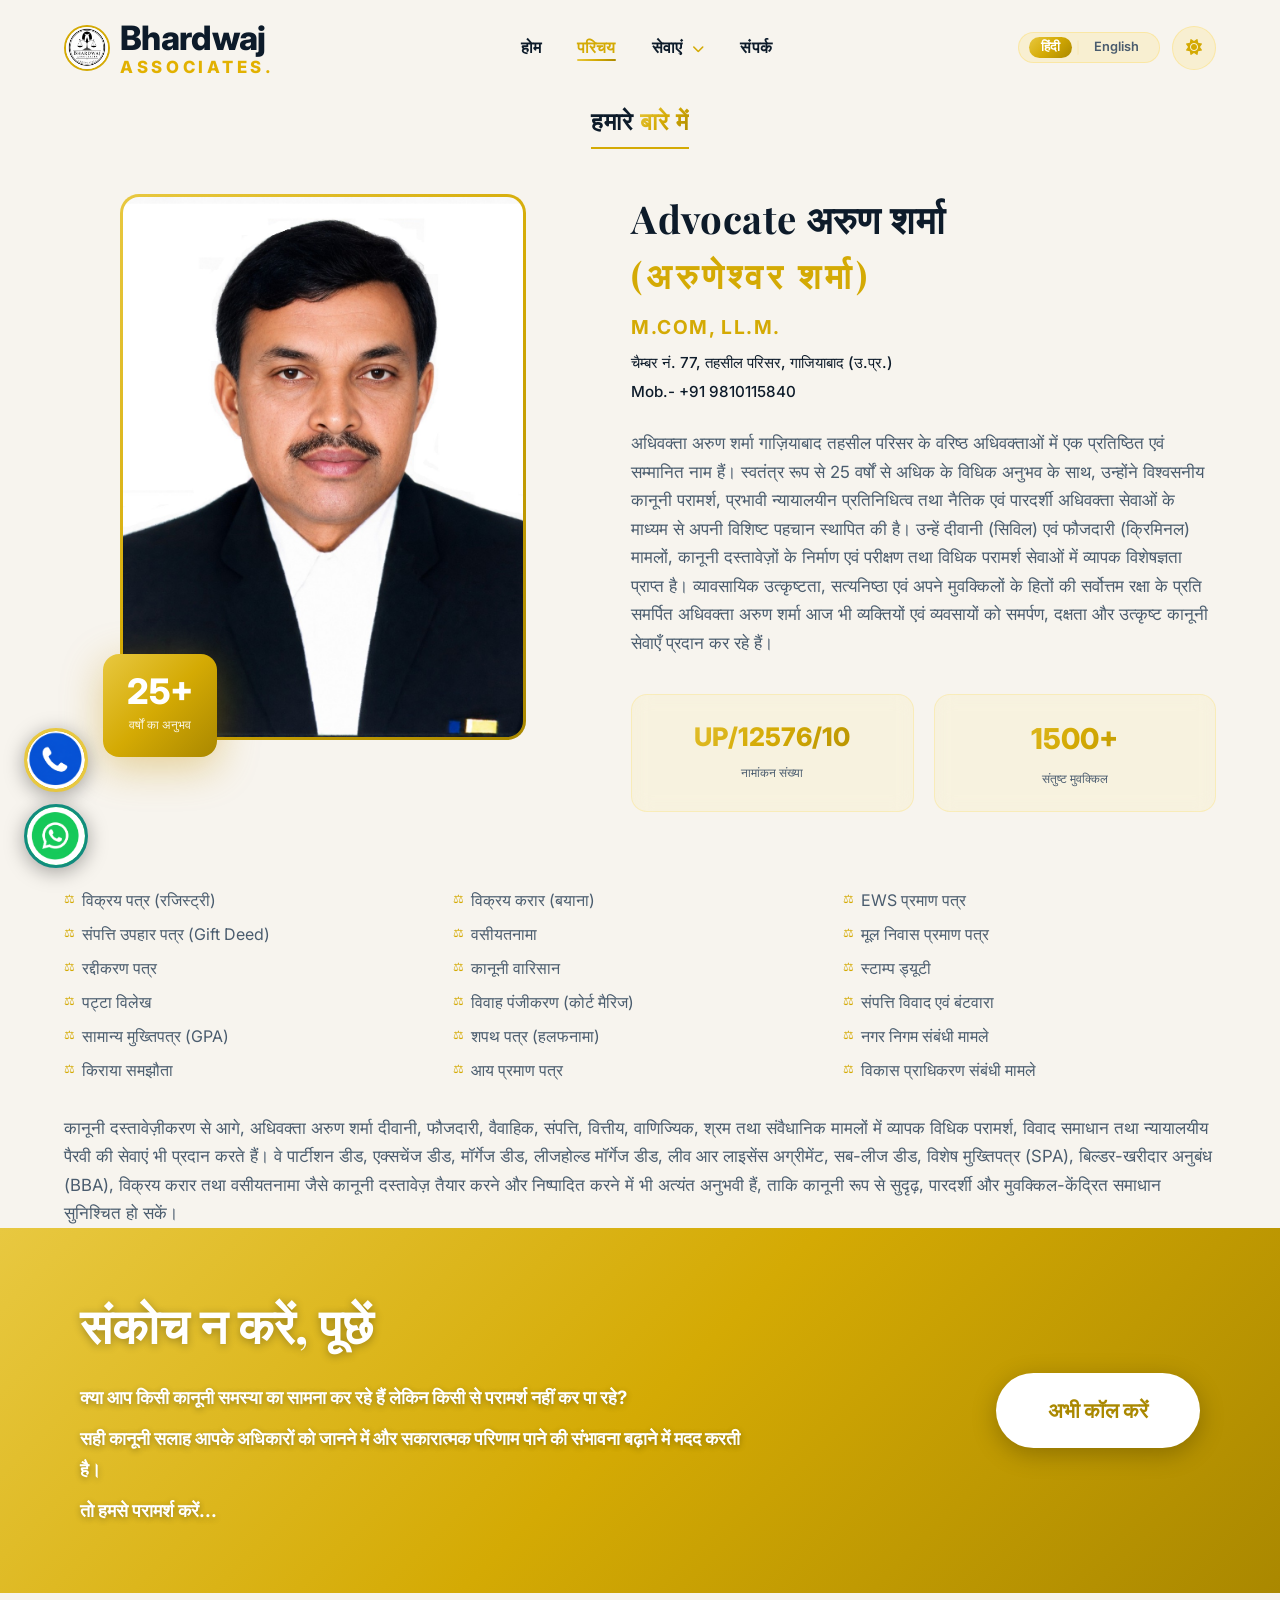
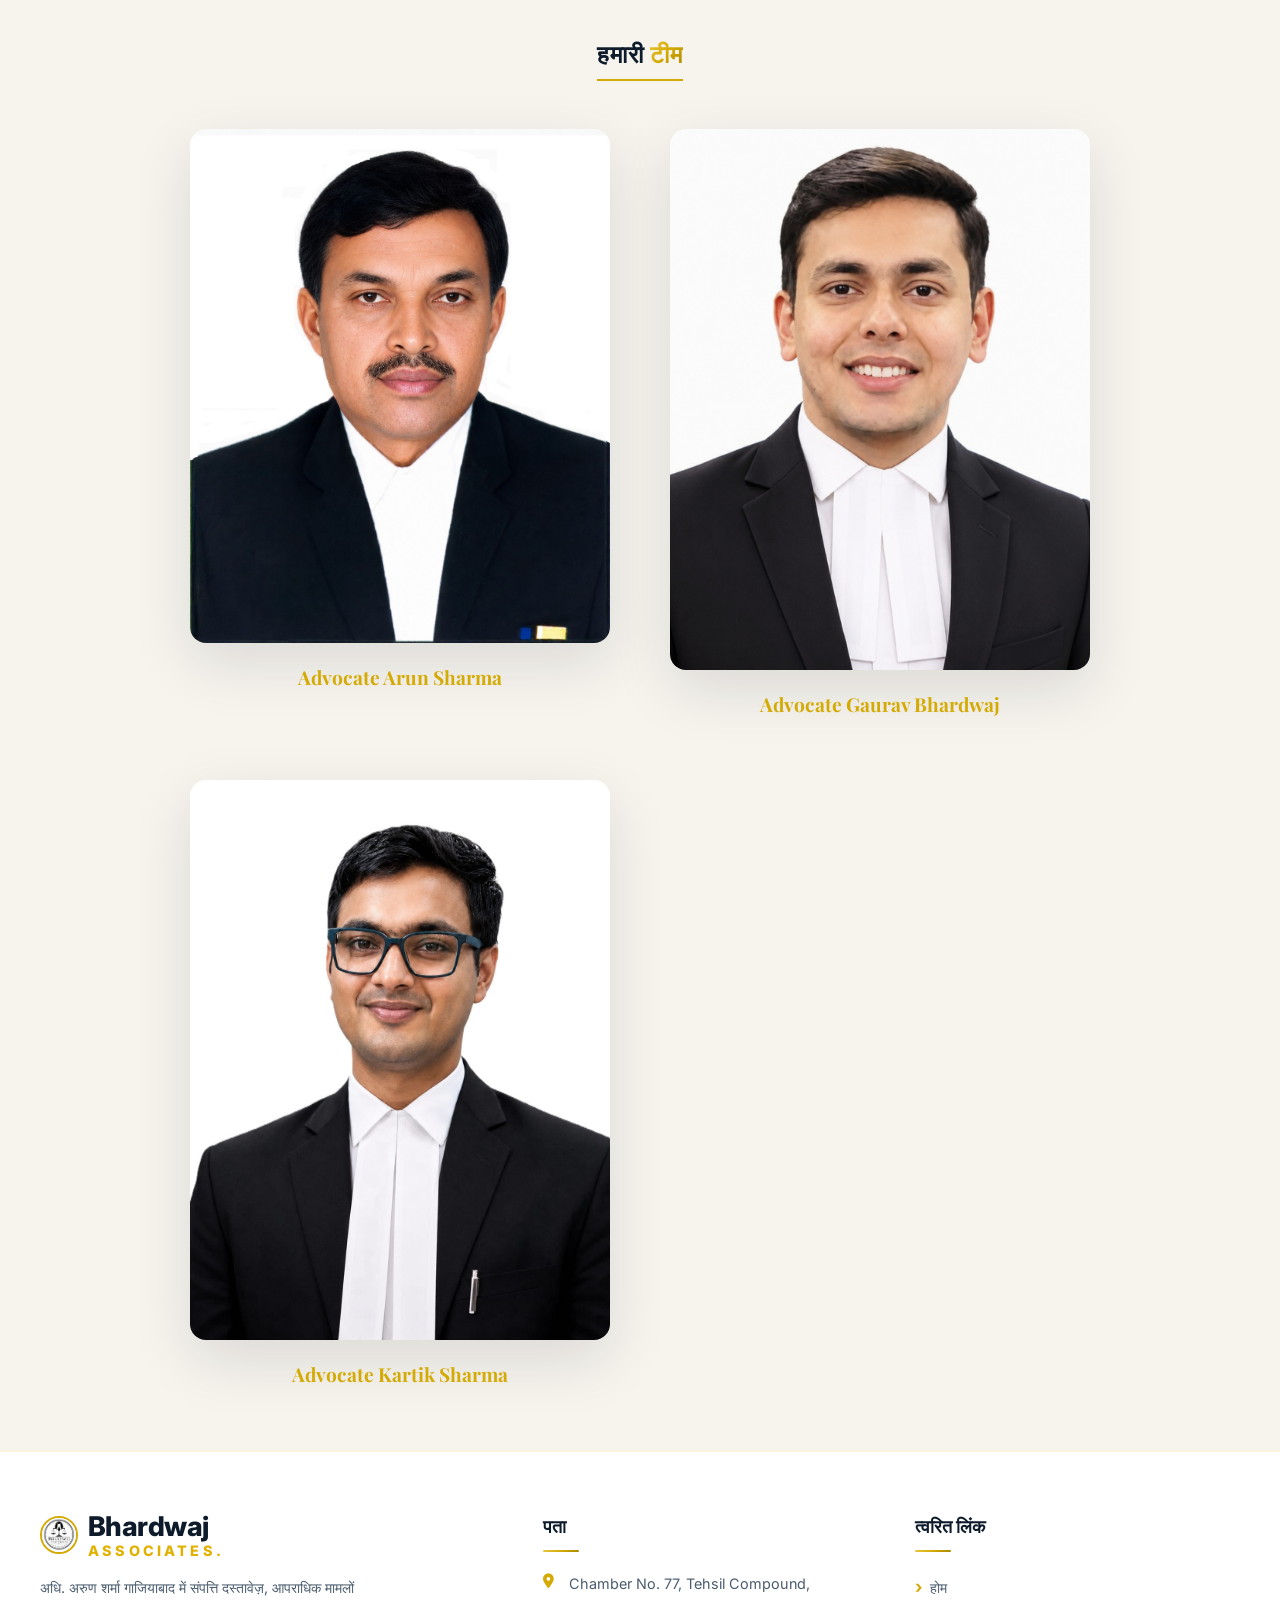
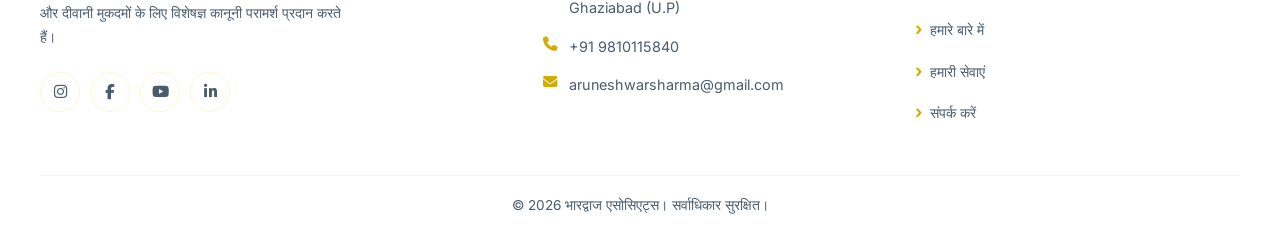
<file: about.html>
<!DOCTYPE html>
<html lang="hi" data-theme="dark">
<head>
  <meta charset="UTF-8" />
  <meta name="viewport" content="width=device-width, initial-scale=1.0" />
  <title data-i18n="about_page_title">Bhardwaj Associates – About</title>
  <link rel="stylesheet" href="css/style.css" />
  <link rel="preconnect" href="https://fonts.googleapis.com" />
  <link rel="preconnect" href="https://fonts.gstatic.com" crossorigin />
  <link href="https://fonts.googleapis.com/css2?family=Inter:wght@300;400;500;600;700;800&family=Playfair+Display:wght@400;700&display=swap" rel="stylesheet" />
  <link rel="stylesheet" href="https://cdnjs.cloudflare.com/ajax/libs/font-awesome/6.5.0/css/all.min.css" />
  <!-- Security headers -->
  <meta http-equiv="X-Content-Type-Options" content="nosniff" />
  <meta http-equiv="X-Frame-Options" content="DENY" />
  <meta http-equiv="Referrer-Policy" content="strict-origin-when-cross-origin" />
  <meta http-equiv="Permissions-Policy" content="camera=(), microphone=(), geolocation=()" />
  <meta name="robots" content="index, follow" />
</head>
<body id="top">

  <!-- ─── Navigation ─── -->
  <nav class="navbar" id="navbar">
    <div class="nav-container">
      <a href="index.html" class="nav-logo">
        <img src="images/logo.png" alt="Bhardwaj Associates Logo" class="logo-img" />
        <span class="logo-text">Bhardwaj<span class="logo-sub">Associates.</span></span>
      </a>
      <ul class="nav-links" id="navLinks">
        <li><a href="index.html" data-i18n="nav_home">होम</a></li>
        <li><a href="about.html" class="active" data-i18n="nav_about">परिचय</a></li>
        <li class="nav-dropdown">
          <a href="services.html" class="dropdown-toggle"><span data-i18n="nav_services">सेवाएं</span> <i class="fas fa-chevron-down dropdown-arrow"></i></a>
          <ul class="dropdown-menu">
            <li><a href="services.html" data-i18n="dd_sale_deed">Sale Deed (Registry)</a></li>
            <li><a href="services.html" data-i18n="dd_gpa">Power of Attorney (GPA)</a></li>
            <li><a href="services.html" data-i18n="dd_wills">Wills (Wasiyatnama)</a></li>
            <li><a href="services.html" data-i18n="dd_rent">Rent Agreement</a></li>
            <li><a href="services.html" data-i18n="dd_court_marriage">Court Marriage</a></li>
            <li><a href="services.html" data-i18n="dd_agree_sale">Agreement of Sale</a></li>
          </ul>
        </li>
        <li><a href="index.html#contact" data-i18n="nav_contact">संपर्क</a></li>
      </ul>
      <div class="nav-actions">
        <div class="lang-switcher">
          <button class="lang-btn active" data-lang="hi">हिंदी</button>
          <span class="lang-sep">|</span>
          <button class="lang-btn" data-lang="en">English</button>
        </div>
        <button class="theme-toggle" id="themeToggle" aria-label="Toggle theme">
          <span class="theme-icon theme-icon-dark"><i class="fas fa-moon"></i></span>
          <span class="theme-icon theme-icon-light"><i class="fas fa-sun"></i></span>
        </button>
        <button class="hamburger" id="hamburger" aria-label="Toggle menu">
          <span></span><span></span><span></span>
        </button>
      </div>
    </div>
  </nav>

  <!-- ─── About ─── -->
  <section class="about section" id="about">
    <div class="container">
      <div class="section-header reveal" style="margin-bottom:48px;">
        <h2 style="font-family:'Playfair Display',serif;font-size:1.5rem;font-weight:700;color:var(--text-primary);display:inline-block;border-bottom:2px solid var(--accent-1);padding-bottom:6px;letter-spacing:.04em;"><span data-i18n="about_us_title">About</span> <span class="gradient-text" data-i18n="about_us_title2">Us</span></h2>
      </div>
      <div class="about-grid">
        <div class="about-image reveal" style="display:flex; justify-content:center; align-self:flex-start;">
          <div class="image-frame" style="width:400px; margin-left:30px;">
            <img src="images/aruneshwar.jpeg" alt="Arun Sharma"
                 style="height:540px; object-fit:cover; object-position:top center;"
                 onerror="this.src='https://placehold.co/400x540/111B2E/C9960A?text=Arun+Sharma'" />
            <div class="experience-badge">
              <span class="exp-num">25+</span>
              <span class="exp-text" data-i18n="exp_text">वर्षों का अनुभव</span>
            </div>
          </div>
        </div>
        <div class="about-content reveal">
          <div style="margin-bottom:24px;">
            <h2 class="profile-name" style="font-size:clamp(1.6rem,3vw,2.4rem);margin-bottom:6px;" data-i18n="profile_name">
              Advocate Arun Sharma
            </h2>
            <p class="profile-advocate" data-i18n="profile_alias">(Aruneshwar Sharma)</p>
            <p class="profile-credentials" style="margin-bottom:0;" data-i18n="profile_credentials">M.Com, LL.M.</p>
            <p style="color:var(--text-primary);font-size:.95rem;font-weight:500;margin-top:6px;" data-i18n="profile_chamber">Chamber No. 77, Tehsil Compound, Ghaziabad (U.P)</p>
            <p style="color:var(--text-primary);font-size:.95rem;font-weight:500;margin-top:4px;">Mob.- +91 9810115840</p>
          </div>
          <p class="about-bio" data-i18n="about_bio">Advocate Arun Sharma is a highly respected legal professional and a well-recognized name among the senior advocates practicing in the Ghaziabad Tehsil Compound. With over 25 years of independent legal practice, he has built a strong reputation for providing reliable legal advice, strategic representation, and ethical advocacy. His expertise spans civil and criminal matters, legal documentation, and consultancy services. Committed to professionalism, integrity, and achieving the best possible outcomes for his clients, Advocate Arun Sharma continues to serve individuals and businesses with dedication and excellence.</p>
          <div class="about-stats">
            <div class="stat-card">
              <span class="stat-value" style="font-size:1.6rem;">UP/12576/10</span>
              <span class="stat-label" data-i18n="stat_projects">Enrollment No.</span>
            </div>
            <div class="stat-card">
              <span class="stat-value">1500+</span>
              <span class="stat-label" data-i18n="stat_clients">Happy Clients</span>
            </div>
          </div>
        </div>
      </div>

      <!-- Services 3-column list — full container width -->
      <div class="about-services-grid" style="margin-top:40px;">
        <ul class="about-services-col">
          <li data-i18n="svc_sale_deed">Sale Deed (Registry)</li>
          <li data-i18n="svc_gift_deed">Gift of Property (Gift Deed)</li>
          <li data-i18n="svc_cancel_deed">Cancellation Deed</li>
          <li data-i18n="svc_lease_deed">Lease Deed</li>
          <li data-i18n="svc_gpa">General Power of Attorney (GPA)</li>
          <li data-i18n="svc_rent">Rent Agreement</li>
        </ul>
        <ul class="about-services-col">
          <li data-i18n="svc_agree_sell">Agreements to Sell (बयाना)</li>
          <li data-i18n="svc_wills">Wills (वसीयतनामा)</li>
          <li data-i18n="svc_heirs">Legal Heirs (वारिसान)</li>
          <li data-i18n="svc_marriage">Marriage Registration (Court Marriage)</li>
          <li data-i18n="svc_affidavit">Affidavits</li>
          <li data-i18n="svc_income">Income Certificate</li>
        </ul>
        <ul class="about-services-col">
          <li data-i18n="svc_ews">EWS Certificates</li>
          <li data-i18n="svc_domicile">Domicile</li>
          <li data-i18n="svc_stamp">Stamp Duty</li>
          <li data-i18n="svc_property_disp">Property Disputes &amp; Partition</li>
          <li data-i18n="svc_municipal">Municipal Corporation Matters</li>
          <li data-i18n="svc_devauth">Development Authority Matters</li>
        </ul>
      </div>

      <p class="about-bio" style="margin-top:32px;margin-bottom:0;" data-i18n="about_extra">Beyond legal documentation, Advocate Arun Sharma provides comprehensive legal consultation, dispute resolution, and courtroom representation across civil, criminal, matrimonial, property, financial, commercial, labour, and constitutional matters. He is also highly experienced in drafting and executing legal documents such as Partition Deeds, Exchange Deeds, Mortgage Deeds, Leasehold Mortgage Deeds, Leave &amp; License Agreements, Sub-Lease Deeds, Special Power of Attorney (SPA), Builder-Buyer Agreements (BBA), Agreements to Sell, and Wills, ensuring legally sound, transparent, and client-focused solutions.</p>

    </div>
  </section>

  <!-- ─── CTA Banner ─── -->
  <section class="cta-banner">
    <div class="cta-banner-inner">
      <div class="cta-banner-text">
        <h2 data-i18n="cta_heading">Don't Hesitate To Ask</h2>
        <p data-i18n="cta_line1">Are You Facing Any Legal Problem But Can't Consult to Anyone?</p>
        <p data-i18n="cta_line2">Getting the right legal advice is important because it helps you know your rights and gives you a better chance of a positive outcome.</p>
        <p data-i18n="cta_line3">Then Consult Us...</p>
      </div>
      <a href="tel:+919810115840" class="cta-call-btn" data-i18n="cta_btn">Call Now</a>
    </div>
  </section>

  <!-- ─── Our Team ─── -->
  <section class="section" style="padding-top:40px; padding-bottom:60px;">
    <div class="container">
      <div class="section-header reveal" style="margin-bottom:48px;">
        <h2 style="font-family:'Playfair Display',serif;font-size:1.5rem;font-weight:700;color:var(--text-primary);display:inline-block;border-bottom:2px solid var(--accent-1);padding-bottom:6px;letter-spacing:.04em;"><span data-i18n="team_title">Our</span> <span class="gradient-text" data-i18n="team_title2">Team</span></h2>
      </div>
      <div class="team-grid reveal">
        <div class="team-card">
          <div class="team-photo">
            <img src="images/aruneshwar.jpeg" alt="Advocate Arun Sharma" />
          </div>
          <a href="#top" class="team-name">Advocate Arun Sharma</a>
        </div>
        <div class="team-card">
          <div class="team-photo">
            <img src="images/gaurav.jpeg" alt="Advocate Gaurav" />
          </div>
          <a href="#top" class="team-name">Advocate Gaurav Bhardwaj</a>
        </div>
        <div class="team-card">
          <div class="team-photo">
            <img src="images/KartikSharmaImage.jpg" alt="Advocate Kartik Sharma" />
          </div>
          <a href="#top" class="team-name">Advocate Kartik Sharma</a>
        </div>
      </div>
    </div>
  </section>

  <!-- ─── Footer ─── -->
  <footer class="footer">
    <div class="footer-grid">
      <div class="footer-brand">
        <a href="index.html" class="footer-logo">
          <img src="images/logo.png" alt="Bhardwaj Associates Logo" class="logo-img" />
          <span class="logo-text">Bhardwaj<span class="logo-sub">Associates.</span></span>
        </a>
        <p class="footer-desc" data-i18n="footer_desc">Adv. Arun Sharma provides expert legal consultation for property documents, criminal matters, and civil cases in Ghaziabad.</p>
        <div class="footer-social">
          <a href="about.html" class="footer-social-btn" aria-label="Instagram"><i class="fab fa-instagram"></i></a>
          <a href="about.html" class="footer-social-btn" aria-label="Facebook"><i class="fab fa-facebook-f"></i></a>
          <a href="about.html" class="footer-social-btn" aria-label="YouTube"><i class="fab fa-youtube"></i></a>
          <a href="about.html" class="footer-social-btn" aria-label="LinkedIn"><i class="fab fa-linkedin-in"></i></a>
        </div>
      </div>
      <div class="footer-info-col">
        <h4 class="footer-col-title" data-i18n="footer_address_title">Address</h4>
        <ul class="footer-contact-list">
          <li><i class="fas fa-map-marker-alt"></i><span>Chamber No. 77, Tehsil Compound, Ghaziabad (U.P)</span></li>
          <li><i class="fas fa-phone"></i><a href="tel:+919810115840">+91 9810115840</a></li>
          <li><i class="fas fa-envelope"></i><a href="mailto:aruneshwarsharma@gmail.com">aruneshwarsharma@gmail.com</a></li>
        </ul>
      </div>
      <div class="footer-links-col">
        <h4 class="footer-col-title" data-i18n="footer_quicklinks_title">Quick Links</h4>
        <ul class="footer-links-list">
          <li><a href="index.html" data-i18n="footer_nav_home">Home</a></li>
          <li><a href="about.html" data-i18n="footer_nav_about">About Us</a></li>
          <li><a href="services.html" data-i18n="footer_nav_services">Our Services</a></li>
          <li><a href="index.html#contact" data-i18n="footer_nav_contact">Contact Us</a></li>
        </ul>
      </div>
    </div>
    <div class="footer-bottom">
      <p data-i18n="footer_copy">© 2026 Bhardwaj Associates. All Rights Reserved.</p>
    </div>
  </footer>

  <!-- ─── Floating Contact Buttons ─── -->
  <div class="floating-contact">
    <a href="tel:+919810115840" class="float-btn float-phone" aria-label="Call us">
      <img src="images/phone-symbol.png" alt="Phone" />
    </a>
    <a href="https://wa.me/919810115840?text=Hi%2C%20I%20see%20your%20contact%20details%20at%20your%20website" class="float-btn float-whatsapp" target="_blank" rel="noopener noreferrer" aria-label="WhatsApp us">
      <img src="images/whatsapp-symbol.png" alt="WhatsApp" />
    </a>
  </div>

  <script src="js/main.js"></script>
  <script src="js/security.js" defer></script>
</body>
</html>
</file>
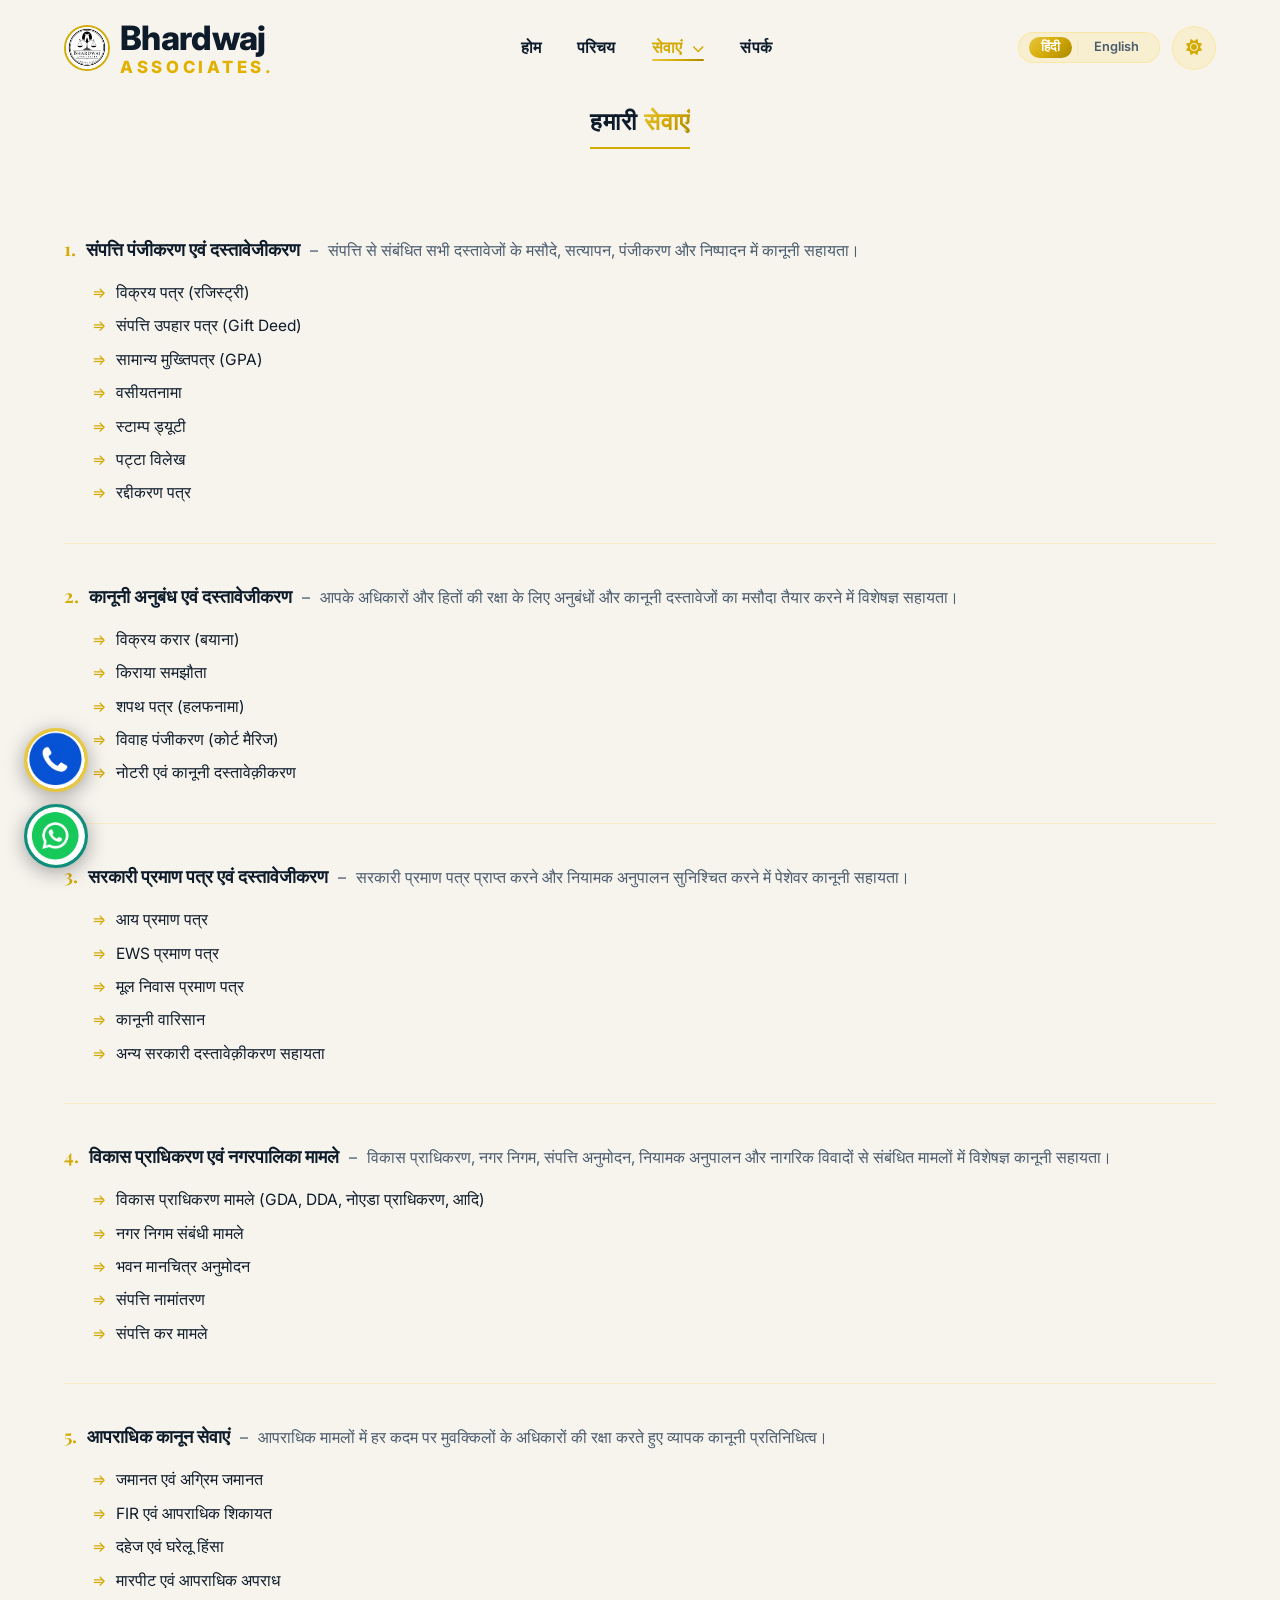
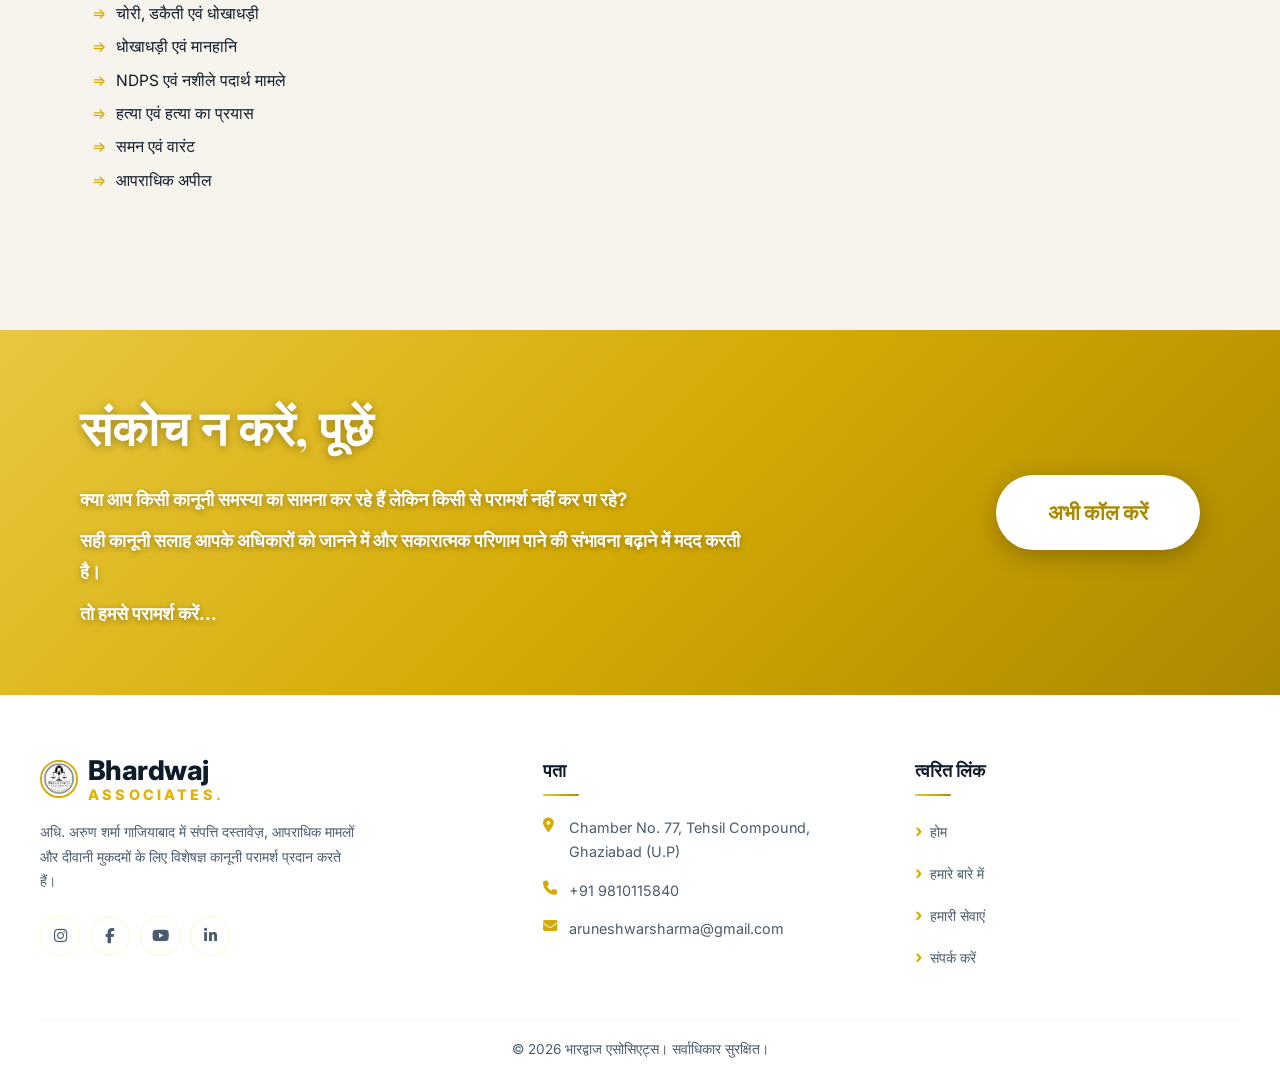
<file: services.html>
<!DOCTYPE html>
<html lang="hi" data-theme="dark">
<head>
  <meta charset="UTF-8" />
  <meta name="viewport" content="width=device-width, initial-scale=1.0" />
  <title data-i18n="services_page_title">Bhardwaj Associates - Our Services</title>
  <link rel="stylesheet" href="css/style.css" />
  <link rel="preconnect" href="https://fonts.googleapis.com" />
  <link rel="preconnect" href="https://fonts.gstatic.com" crossorigin />
  <link href="https://fonts.googleapis.com/css2?family=Inter:wght@300;400;500;600;700;800&family=Playfair+Display:wght@400;700&display=swap" rel="stylesheet" />
  <link rel="stylesheet" href="https://cdnjs.cloudflare.com/ajax/libs/font-awesome/6.5.0/css/all.min.css" />
  <style>
    .svc-text-list { list-style: none; padding: 0; margin: 0; }
    .svc-text-item { padding: 36px 0; border-bottom: 1px solid var(--border); }
    .svc-text-item:last-child { border-bottom: none; }
    .svc-text-heading {
      display: flex; gap: 10px; align-items: baseline; flex-wrap: wrap;
      margin-bottom: 16px; line-height: 1.7;
    }
    .svc-num { font-family: 'Playfair Display',serif; font-size: 1.15rem; font-weight: 700; color: var(--accent-1); flex-shrink: 0; }
    .svc-title-bold { font-family: 'Playfair Display',serif; font-size: 1.15rem; font-weight: 700; color: var(--text-primary); }
    .svc-dash { color: var(--text-secondary); }
    .svc-desc-inline { color: var(--text-secondary); font-size: 1rem; }
    .svc-sub { list-style: none; padding-left: 28px; margin: 0; display: flex; flex-direction: column; gap: 7px; }
    .svc-sub li { font-size: .97rem; color: var(--text-primary); display: flex; align-items: baseline; gap: 10px; }
    .svc-sub li::before { content: '\21D2'; color: var(--accent-1); font-size: .95rem; flex-shrink: 0; }
    @media (max-width: 768px) {
      .svc-text-item  { padding: 24px 0; }
      .svc-num, .svc-title-bold { font-size: 1rem; }
      .svc-desc-inline { font-size: .93rem; }
      .svc-sub        { padding-left: 16px; }
      .svc-sub li     { font-size: .9rem; }
    }
    @media (max-width: 480px) {
      .svc-text-heading { gap: 6px; }
      .svc-sub        { padding-left: 10px; }
    }
  </style>
  <!-- Security headers -->
  <meta http-equiv="X-Content-Type-Options" content="nosniff" />
  <meta http-equiv="X-Frame-Options" content="DENY" />
  <meta http-equiv="Referrer-Policy" content="strict-origin-when-cross-origin" />
  <meta http-equiv="Permissions-Policy" content="camera=(), microphone=(), geolocation=()" />
  <meta name="robots" content="index, follow" />
</head>
<body id="top">

  <!-- Navigation -->
  <nav class="navbar" id="navbar">
    <div class="nav-container">
      <a href="index.html" class="nav-logo">
        <img src="images/logo.png" alt="Bhardwaj Associates Logo" class="logo-img" />
        <span class="logo-text">Bhardwaj<span class="logo-sub">Associates.</span></span>
      </a>
      <ul class="nav-links" id="navLinks">
        <li><a href="index.html" data-i18n="nav_home">Home</a></li>
        <li><a href="about.html" data-i18n="nav_about">About</a></li>
        <li class="nav-dropdown">
          <a href="services.html" class="dropdown-toggle active"><span data-i18n="nav_services">Services</span> <i class="fas fa-chevron-down dropdown-arrow"></i></a>
          <ul class="dropdown-menu">
            <li><a href="services.html" data-i18n="dd_sale_deed">Sale Deed (Registry)</a></li>
            <li><a href="services.html" data-i18n="dd_gpa">Power of Attorney (GPA)</a></li>
            <li><a href="services.html" data-i18n="dd_wills">Wills (Wasiyatnama)</a></li>
            <li><a href="services.html" data-i18n="dd_rent">Rent Agreement</a></li>
            <li><a href="services.html" data-i18n="dd_court_marriage">Court Marriage</a></li>
            <li><a href="services.html" data-i18n="dd_agree_sale">Agreement of Sale</a></li>
          </ul>
        </li>
        <li><a href="index.html#contact" data-i18n="nav_contact">Contact</a></li>
      </ul>
      <div class="nav-actions">
        <div class="lang-switcher">
          <button class="lang-btn active" data-lang="hi">हिंदी</button>
          <span class="lang-sep">|</span>
          <button class="lang-btn" data-lang="en">English</button>
        </div>
        <button class="theme-toggle" id="themeToggle" aria-label="Toggle theme">
          <span class="theme-icon theme-icon-dark"><i class="fas fa-moon"></i></span>
          <span class="theme-icon theme-icon-light"><i class="fas fa-sun"></i></span>
        </button>
        <button class="hamburger" id="hamburger" aria-label="Toggle menu">
          <span></span><span></span><span></span>
        </button>
      </div>
    </div>
  </nav>

  <!-- Our Services -->
  <section class="section" id="services" style="background: var(--bg-dark);">
    <div class="container">
      <div class="section-header reveal" style="margin-bottom:48px;">
        <h2 style="font-family:'Playfair Display',serif;font-size:1.5rem;font-weight:700;color:var(--text-primary);display:inline-block;border-bottom:2px solid var(--accent-1);padding-bottom:6px;letter-spacing:.04em;">
          <span data-i18n="services_title1">Our</span> <span class="gradient-text" data-i18n="services_title2">Services</span>
        </h2>
      </div>

      <ol class="svc-text-list">

        <li class="svc-text-item reveal">
          <p class="svc-text-heading">
            <span class="svc-num">1.</span>
            <span class="svc-title-bold" data-i18n="svc1_title">Property Registration &amp; Legal Documentation</span>
            <span class="svc-dash"> &ndash; </span>
            <span class="svc-desc-inline" data-i18n="svc1_desc">legal assistance for drafting, verification, registration, and execution of all property-related documents and agreements.</span>
          </p>
          <ul class="svc-sub">
            <li data-i18n="svc_sale_deed">Sale Deed (Registry)</li>
            <li data-i18n="svc_gift_deed">Gift Deed</li>
            <li data-i18n="svc_gpa">General Power of Attorney (GPA)</li>
            <li data-i18n="svc_wills">Wills (Wasiyatnama)</li>
            <li data-i18n="svc_stamp">Stamp Duty</li>
            <li data-i18n="svc_lease_deed">Lease Deed</li>
            <li data-i18n="svc_cancel_deed">Cancellation Deed</li>
          </ul>
        </li>

        <li class="svc-text-item reveal">
          <p class="svc-text-heading">
            <span class="svc-num">2.</span>
            <span class="svc-title-bold" data-i18n="svc2_title">Legal Agreements &amp; Documentation</span>
            <span class="svc-dash"> &ndash; </span>
            <span class="svc-desc-inline" data-i18n="svc2_desc">Expert legal assistance in drafting, reviewing, and executing agreements and legal documents to safeguard your rights and interests.</span>
          </p>
          <ul class="svc-sub">
            <li data-i18n="svc_agree_sell">Agreement to Sell (Bayana Agreement)</li>
            <li data-i18n="svc_rent">Rent Agreement (Leave &amp; License Agreement, if applicable)</li>
            <li data-i18n="svc_affidavit">Affidavits</li>
            <li data-i18n="svc_marriage">Marriage Registration (Court Marriage)</li>
            <li data-i18n="svc_notarize">Notarization &amp; Legal Documentation</li>
          </ul>
        </li>

        <li class="svc-text-item reveal">
          <p class="svc-text-heading">
            <span class="svc-num">3.</span>
            <span class="svc-title-bold" data-i18n="svc3_title">Government Certificates &amp; Documentation</span>
            <span class="svc-dash"> &ndash; </span>
            <span class="svc-desc-inline" data-i18n="svc3_desc">We provide professional legal assistance for obtaining government certificates, preparing official documentation, and ensuring compliance with applicable legal and regulatory requirements.</span>
          </p>
          <ul class="svc-sub">
            <li data-i18n="svc_income">Income Certificate</li>
            <li data-i18n="svc_ews">EWS Certificate</li>
            <li data-i18n="svc_domicile">Domicile Certificate</li>
            <li data-i18n="svc_heirs">Legal Heir Certificate (Waarisaan)</li>
            <li data-i18n="svc_other_govt">Other Government Documentation Assistance</li>
          </ul>
        </li>

        <li class="svc-text-item reveal">
          <p class="svc-text-heading">
            <span class="svc-num">4.</span>
            <span class="svc-title-bold" data-i18n="svc4_title">Development Authority &amp; Municipal Matters</span>
            <span class="svc-dash"> &ndash; </span>
            <span class="svc-desc-inline" data-i18n="svc4_desc">expert legal assistance for matters relating to development authorities, municipal corporations, property approvals, regulatory compliance, and civic disputes.</span>
          </p>
          <ul class="svc-sub">
            <li data-i18n="svc_dev_auth">Development Authority Matters (GDA, DDA, Noida Authority, etc.)</li>
            <li data-i18n="svc_municipal">Municipal Corporation Matters</li>
            <li data-i18n="svc_bldg_plan">Building Plan Approvals</li>
            <li data-i18n="svc_prop_mutation">Property Mutation</li>
            <li data-i18n="svc_prop_tax">Property Tax Matters</li>
          </ul>
        </li>

        <li class="svc-text-item reveal">
          <p class="svc-text-heading">
            <span class="svc-num">5.</span>
            <span class="svc-title-bold" data-i18n="svc5_title">Criminal Law Services</span>
            <span class="svc-dash"> &ndash; </span>
            <span class="svc-desc-inline" data-i18n="svc5_desc">We provide comprehensive legal representation and advisory services across a wide range of criminal matters, ensuring the protection of our clients' rights at every stage of the legal process.</span>
          </p>
          <ul class="svc-sub">
            <li data-i18n="svc_bail">Bail &amp; Anticipatory Bail</li>
            <li data-i18n="svc_fir">FIR &amp; Criminal Complaints</li>
            <li data-i18n="svc_dowry">Dowry &amp; Domestic Violence</li>
            <li data-i18n="svc_assault">Assault &amp; Criminal Offences</li>
            <li data-i18n="svc_theft">Theft, Robbery &amp; Fraud</li>
            <li data-i18n="svc_cheating">Cheating &amp; Defamation</li>
            <li data-i18n="svc_ndps">NDPS &amp; Narcotics Cases</li>
            <li data-i18n="svc_murder">Murder &amp; Attempt to Murder</li>
            <li data-i18n="svc_summons">Summons &amp; Warrants</li>
            <li data-i18n="svc_criminal_appeal">Criminal Appeals</li>
          </ul>
        </li>

      </ol>
    </div>
  </section>

  <!-- CTA Banner -->
  <section class="cta-banner">
    <div class="cta-banner-inner">
      <div class="cta-banner-text">
        <h2 data-i18n="cta_heading">Don't Hesitate To Ask</h2>
        <p data-i18n="cta_line1">Are You Facing Any Legal Problem But Can't Consult to Anyone?</p>
        <p data-i18n="cta_line2">Getting the right legal advice is important because it helps you know your rights and gives you a better chance of a positive outcome.</p>
        <p data-i18n="cta_line3">Then Consult Us...</p>
      </div>
      <a href="tel:+919810115840" class="cta-call-btn" data-i18n="cta_btn">Call Now</a>
    </div>
  </section>

  <!-- ─── Footer ─── -->
  <footer class="footer">
    <div class="footer-grid">
      <div class="footer-brand">
        <a href="index.html" class="footer-logo">
          <img src="images/logo.png" alt="Bhardwaj Associates Logo" class="logo-img" />
          <span class="logo-text">Bhardwaj<span class="logo-sub">Associates.</span></span>
        </a>
        <p class="footer-desc" data-i18n="footer_desc">Adv. Arun Sharma provides expert legal consultation for property documents, criminal matters, and civil cases in Ghaziabad.</p>
        <div class="footer-social">
          <a href="about.html" class="footer-social-btn" aria-label="Instagram"><i class="fab fa-instagram"></i></a>
          <a href="about.html" class="footer-social-btn" aria-label="Facebook"><i class="fab fa-facebook-f"></i></a>
          <a href="about.html" class="footer-social-btn" aria-label="YouTube"><i class="fab fa-youtube"></i></a>
          <a href="about.html" class="footer-social-btn" aria-label="LinkedIn"><i class="fab fa-linkedin-in"></i></a>
        </div>
      </div>
      <div class="footer-info-col">
        <h4 class="footer-col-title" data-i18n="footer_address_title">Address</h4>
        <ul class="footer-contact-list">
          <li><i class="fas fa-map-marker-alt"></i><span>Chamber No. 77, Tehsil Compound, Ghaziabad (U.P)</span></li>
          <li><i class="fas fa-phone"></i><a href="tel:+919810115840">+91 9810115840</a></li>
          <li><i class="fas fa-envelope"></i><a href="mailto:aruneshwarsharma@gmail.com">aruneshwarsharma@gmail.com</a></li>
        </ul>
      </div>
      <div class="footer-links-col">
        <h4 class="footer-col-title" data-i18n="footer_quicklinks_title">Quick Links</h4>
        <ul class="footer-links-list">
          <li><a href="index.html" data-i18n="footer_nav_home">Home</a></li>
          <li><a href="about.html" data-i18n="footer_nav_about">About Us</a></li>
          <li><a href="services.html" data-i18n="footer_nav_services">Our Services</a></li>
          <li><a href="index.html#contact" data-i18n="footer_nav_contact">Contact Us</a></li>
        </ul>
      </div>
    </div>
    <div class="footer-bottom">
      <p data-i18n="footer_copy">© 2026 Bhardwaj Associates. All Rights Reserved.</p>
    </div>
  </footer>

  <!-- Floating Contact -->
  <div class="floating-contact">
    <a href="tel:+919810115840" class="float-btn float-phone" aria-label="Call us">
      <img src="images/phone-symbol.png" alt="Call" />
    </a>
    <a href="https://wa.me/919810115840?text=Hi%2C%20I%20see%20your%20contact%20details%20at%20your%20website"
       class="float-btn float-whatsapp" target="_blank" rel="noopener" aria-label="WhatsApp">
      <img src="images/whatsapp-symbol.png" alt="WhatsApp" />
    </a>
  </div>

  <script src="js/main.js"></script>
  <script src="js/security.js" defer></script>
</body>
</html>
</file>
<file: css/style.css>
/* ─────────────────────────────────────────────
   ChamberWebsiteProject – style.css
   Light & Dark theme portfolio stylesheet
───────────────────────────────────────────── */

/* ════════════════════════════════════════════
   SECURITY / CONTENT PROTECTION
════════════════════════════════════════════ */
/* Block print / screenshot-to-PDF */
@media print {
  body { display: none !important; }
}
/* Disable image dragging & selection */
img {
  -webkit-user-drag: none;
  -khtml-user-drag: none;
  -moz-user-drag: none;
  user-drag: none;
  pointer-events: none;   /* blocks right-click on img in some browsers */
}
/* Allow pointer events back on explicitly clickable images */
a img, button img, .float-btn img { pointer-events: auto; }

/* Prevent text selection on cards and hero image */
.service-card, .hero-image, .team-photo, .profile-img {
  -webkit-user-select: none;
  -moz-user-select: none;
  user-select: none;
}
/* Remove highlight colour on copy-selection */
::selection        { background: rgba(201,150,10,.25); }
::-moz-selection   { background: rgba(201,150,10,.25); }

/* ── Reset & Variables ── */
*, *::before, *::after { box-sizing: border-box; margin: 0; padding: 0; }

/* ── Homepage Advocate Symbol Watermark ── */
.bg-watermark {
  position: fixed;
  inset: 0;
  background: url('../images/Advocate_Symbol.png') center center / 55% auto no-repeat;
  opacity: 0.045;
  pointer-events: none;
  z-index: 0;
  filter: grayscale(100%);
}

/* ── DARK theme (default) ── */
:root {
  --bg-dark:       #0B1120;
  --bg-card:       #111B2E;
  --bg-card2:      #162035;
  --accent-1:      #D4AA04;
  --accent-2:      #AA8800;
  --accent-3:      #E8C840;
  --accent-grd:    linear-gradient(135deg, #E8C840, #D4AA04, #AA8800);
  --text-primary:  #F5F0E8;
  --text-secondary:#B8A882;
  --border:        rgba(252,221,98,.2);
  --glass:         rgba(252,221,98,.05);
  --shadow:        0 20px 60px rgba(0,0,0,.6);
  --nav-bg:        rgba(11,17,32,.94);
  --radius:        16px;
  --transition:    .35s cubic-bezier(.4,0,.2,1);
  --theme-toggle-bg: rgba(252,221,98,.15);
  --theme-toggle-border: rgba(252,221,98,.3);
}

/* ── LIGHT theme ── */
[data-theme="light"] {
  --bg-dark:       #F7F4EE;
  --bg-card:       #FFFFFF;
  --bg-card2:      #EEF1F8;
  --accent-1:      #D4AA04;
  --accent-2:      #AA8800;
  --accent-3:      #E8C840;
  --accent-grd:    linear-gradient(135deg, #E8C840, #D4AA04, #AA8800);
  --text-primary:  #0D1B2A;
  --text-secondary:#4A5C6E;
  --border:        rgba(252,221,98,.3);
  --glass:         rgba(252,221,98,.1);
  --shadow:        0 20px 60px rgba(13,27,42,.12);
  --nav-bg:        rgba(247,244,238,.94);
  --theme-toggle-bg: rgba(252,221,98,.2);
  --theme-toggle-border: rgba(252,221,98,.4);
}

html { scroll-behavior: smooth; font-size: 16px; overflow-x: hidden; }

body {
  font-family: 'Inter', sans-serif;
  background: var(--bg-dark);
  color: var(--text-primary);
  line-height: 1.7;
  overflow-x: hidden;
}

/* ── Scrollbar ── */
::-webkit-scrollbar { width: 6px; }
::-webkit-scrollbar-track { background: var(--bg-dark); }
::-webkit-scrollbar-thumb { background: var(--accent-1); border-radius: 3px; }

/* ── Utilities ── */
.container { max-width: 1200px; margin: 0 auto; padding: 0 24px; }
.section    { padding: 100px 0; }

.gradient-text {
  background: var(--accent-grd);
  -webkit-background-clip: text;
  -webkit-text-fill-color: transparent;
  background-clip: text;
}

.btn {
  display: inline-flex;
  align-items: center;
  gap: 8px;
  padding: 14px 32px;
  border-radius: 50px;
  font-size: .95rem;
  font-weight: 600;
  cursor: pointer;
  text-decoration: none;
  transition: var(--transition);
  border: 2px solid transparent;
}

.btn-primary {
  background: var(--accent-grd);
  color: #fff;
  box-shadow: 0 8px 32px rgba(201,150,10,.35);
}
.btn-primary:hover { transform: translateY(-3px); box-shadow: 0 14px 40px rgba(201,150,10,.5); }

.btn-outline {
  border-color: var(--accent-1);
  color: var(--accent-1);
  background: transparent;
}
.btn-outline:hover {
  background: var(--accent-grd);
  border-color: transparent;
  color: #fff;
  transform: translateY(-3px);
}

.btn-full { width: 100%; justify-content: center; }

/* ── Section Headers ── */
.section-header { text-align: center; margin-bottom: 64px; }
.section-tag {
  display: inline-block;
  padding: 6px 20px;
  border-radius: 50px;
  background: rgba(201,150,10,.12);
  color: var(--accent-1);
  font-size: .82rem;
  font-weight: 600;
  letter-spacing: .1em;
  text-transform: uppercase;
  margin-bottom: 16px;
}
.section-title {
  font-family: 'Playfair Display', serif;
  font-size: clamp(2rem, 5vw, 3rem);
  font-weight: 700;
  line-height: 1.2;
}

/* ── Scroll Reveal ── */
.reveal { opacity: 0; transform: translateY(30px); transition: opacity .6s ease, transform .6s ease; }
.reveal.visible { opacity: 1; transform: translateY(0); }

/* ════════════════════════════════════════════
   NAVBAR
════════════════════════════════════════════ */
.navbar {
  position: fixed; top: 0; left: 0; right: 0; z-index: 1000;
  padding: 20px 0;
  transition: var(--transition);
}
.navbar.scrolled {
  background: var(--nav-bg);
  backdrop-filter: blur(20px);
  -webkit-backdrop-filter: blur(20px);
  padding: 12px 0;
  border-bottom: 1px solid var(--border);
  box-shadow: 0 4px 30px rgba(0,0,0,.15);
}
.nav-container {
  max-width: 1200px;
  margin: 0 auto;
  padding: 0 24px;
  display: flex;
  align-items: center;
  justify-content: space-between;
}
.nav-logo {
  display: flex;
  flex-direction: row;
  align-items: center;
  gap: 10px;
  text-decoration: none;
}
.nav-logo .logo-img {
  height: 46px;
  width: 46px;
  object-fit: cover;
  border-radius: 50%;
  flex-shrink: 0;
  border: 2px solid var(--accent-1);
}
.nav-logo .logo-text {
  display: flex;
  flex-direction: column;
  line-height: 1.1;
  font-size: 2.1rem;
  font-weight: 800;
  color: var(--text-primary);
  letter-spacing: -.02em;
}
.nav-logo .logo-sub {
  font-size: 1.05rem;
  font-weight: 800;
  letter-spacing: .22em;
  text-transform: uppercase;
  color: #E2B100;
  line-height: 1;
  margin-top: 2px;
}
.nav-links { display: flex; gap: 36px; list-style: none; }
.nav-links a {
  color: var(--text-primary);
  text-decoration: none;
  font-size: 1rem;
  font-weight: 600;
  position: relative;
  letter-spacing: .01em;
  transition: color var(--transition);
}
.nav-links a::after {
  content: '';
  position: absolute; bottom: -4px; left: 0;
  width: 0; height: 2px;
  background: var(--accent-grd);
  border-radius: 2px;
  transition: width var(--transition);
}
.nav-links a:hover { color: var(--accent-1); }
.nav-links a:hover::after { width: 100%; }
.nav-links a.active { color: var(--accent-1); font-weight: 700; }
.nav-links a.active::after { width: 100%; background: var(--accent-grd); }

/* ── Nav Dropdown ── */
.nav-dropdown { position: relative; }
.dropdown-arrow {
  font-size: .75rem;
  margin-left: 6px;
  color: var(--accent-1);
  transition: transform var(--transition);
  display: inline-block;
}
.nav-dropdown:hover .dropdown-arrow,
.nav-dropdown.open .dropdown-arrow { transform: rotate(180deg); }

.dropdown-menu {
  position: absolute;
  top: calc(100% + 14px);
  left: 50%;
  transform: translateX(-50%) translateY(-6px);
  min-width: 230px;
  background: var(--bg-card);
  border: 1px solid var(--border);
  border-radius: 12px;
  padding: 6px 0;
  list-style: none;
  box-shadow: 0 12px 40px rgba(0,0,0,.45);
  opacity: 0;
  visibility: hidden;
  transition: opacity .22s, visibility .22s, transform .22s;
  z-index: 999;
}
.nav-dropdown:hover .dropdown-menu,
.nav-dropdown.open .dropdown-menu {
  opacity: 1;
  visibility: visible;
  transform: translateX(-50%) translateY(0);
}
.dropdown-menu li a {
  display: block;
  padding: 10px 22px;
  font-size: .88rem;
  font-weight: 500;
  color: var(--text-secondary);
  text-decoration: none;
  transition: color var(--transition), background var(--transition);
  white-space: nowrap;
}
.dropdown-menu li a:hover { color: var(--accent-1); background: rgba(201,150,10,.08); }
.dropdown-menu li a::after { display: none !important; }

/* ── Lang Switcher ── */
.lang-switcher {
  display: flex;
  align-items: center;
  gap: 4px;
  background: var(--theme-toggle-bg);
  border: 1px solid var(--theme-toggle-border);
  border-radius: 50px;
  padding: 4px 10px;
}
.lang-btn {
  background: none;
  border: none;
  cursor: pointer;
  font-size: .8rem;
  font-weight: 600;
  color: var(--text-secondary);
  padding: 4px 10px;
  border-radius: 50px;
  transition: var(--transition);
  font-family: inherit;
  line-height: 1;
}
.lang-btn:hover  { color: var(--accent-1); }
.lang-btn.active {
  background: var(--accent-grd);
  color: #fff;
  padding: 4px 12px;
}
.lang-sep {
  color: var(--border);
  font-size: .75rem;
  user-select: none;
}

/* ── Nav Actions (theme toggle + hamburger) ── */
.nav-actions {
  display: flex;
  align-items: center;
  gap: 12px;
}

/* ── Theme Toggle ── */
.theme-toggle {
  width: 44px; height: 44px;
  border-radius: 50%;
  border: 1px solid var(--theme-toggle-border);
  background: var(--theme-toggle-bg);
  cursor: pointer;
  display: flex;
  align-items: center;
  justify-content: center;
  font-size: 1rem;
  color: var(--accent-1);
  transition: var(--transition);
  position: relative;
  overflow: hidden;
  flex-shrink: 0;
}
.theme-toggle:hover {
  background: var(--accent-grd);
  border-color: transparent;
  color: #fff;
  transform: rotate(20deg) scale(1.08);
}
.theme-icon {
  position: absolute;
  transition: opacity .3s ease, transform .3s ease;
  line-height: 1;
}
.theme-icon-dark  { opacity: 1;  transform: scale(1); }
.theme-icon-light { opacity: 0;  transform: scale(0.5) rotate(-30deg); }

[data-theme="light"] .theme-icon-dark  { opacity: 0;  transform: scale(0.5) rotate(30deg); }
[data-theme="light"] .theme-icon-light { opacity: 1;  transform: scale(1) rotate(0deg); }

/* ── Hamburger ── */
.hamburger {
  display: none;
  flex-direction: column;
  gap: 5px;
  background: none;
  border: none;
  cursor: pointer;
  padding: 4px;
}
.hamburger span {
  display: block;
  width: 24px; height: 2px;
  background: var(--text-primary);
  border-radius: 2px;
  transition: var(--transition);
}
.hamburger.open span:nth-child(1) { transform: translateY(7px) rotate(45deg); }
.hamburger.open span:nth-child(2) { opacity: 0; }
.hamburger.open span:nth-child(3) { transform: translateY(-7px) rotate(-45deg); }

/* ════════════════════════════════════════════
   HERO
════════════════════════════════════════════ */
.hero {
  min-height: 100vh;
  display: flex;
  align-items: center;
  position: relative;
  overflow: hidden;
  padding: 120px 24px 60px;
}

.advocate-section {
  padding: 80px 24px;
  border-top: 1px solid var(--border);
  background: var(--bg-dark);
}

.hero-bg-shapes { position: absolute; inset: 0; z-index: 0; pointer-events: none; }
.shape {
  position: absolute;
  border-radius: 50%;
  filter: blur(80px);
  opacity: .4;
}
.shape-1 {
  width: 500px; height: 500px;
  background: radial-gradient(circle, #1B3A6B55, transparent);
  top: -100px; right: -100px;
  animation: float 8s ease-in-out infinite;
}
.shape-2 {
  width: 350px; height: 350px;
  background: radial-gradient(circle, #D4AA0433, transparent);
  bottom: 0; left: -80px;
  animation: float 10s ease-in-out infinite reverse;
}
.shape-3 {
  width: 250px; height: 250px;
  background: radial-gradient(circle, #E8C84033, transparent);
  top: 40%; left: 40%;
  animation: float 6s ease-in-out infinite 2s;
}

@keyframes float {
  0%, 100% { transform: translateY(0) scale(1); }
  50%       { transform: translateY(-30px) scale(1.04); }
}

.hero-content {
  max-width: 1200px;
  margin: 0 auto;
  display: flex;
  align-items: center;
  justify-content: space-between;
  gap: 60px;
  position: relative;
  z-index: 1;
  width: 100%;
}

.hero-text { flex: 1; }

.hero-tag {
  display: inline-flex;
  align-items: center;
  gap: 8px;
  padding: 8px 20px;
  border-radius: 50px;
  background: rgba(201,150,10,.12);
  border: 1px solid var(--border);
  color: var(--accent-1);
  font-size: .82rem;
  font-weight: 600;
  letter-spacing: .1em;
  text-transform: uppercase;
  margin-bottom: 24px;
}

.hero-title {
  font-family: 'Playfair Display', serif;
  font-size: clamp(2.5rem, 6vw, 4.5rem);
  font-weight: 700;
  line-height: 1.1;
  margin-bottom: 20px;
}

.hero-subtitle {
  font-size: 1.1rem;
  color: var(--text-secondary);
  margin-bottom: 40px;
  line-height: 1.8;
}

.hero-cta { display: flex; gap: 16px; flex-wrap: wrap; }

/* ── Hero Profile Card ── */
.hero-profile {
  margin-bottom: 36px;
}
.profile-name {
  font-family: 'Playfair Display', serif;
  font-size: clamp(2.4rem, 5vw, 4rem);
  font-weight: 700;
  color: var(--text-primary);
  letter-spacing: .01em;
  margin-bottom: 10px;
  line-height: 1.1;
}
.profile-name span {
  color: var(--accent-1);
  font-size: clamp(1.2rem, 2.5vw, 1.8rem);
  display: inline;
}
.profile-advocate {
  font-family: 'Playfair Display', serif;
  font-size: clamp(1.4rem, 3vw, 2.2rem);
  font-weight: 700;
  color: var(--accent-1);
  letter-spacing: .12em;
  text-transform: uppercase;
  margin-top: 6px;
  margin-bottom: 6px;
}
.profile-credentials {
  font-size: 1.2rem;
  font-weight: 700;
  color: var(--accent-1);
  letter-spacing: .08em;
  margin-bottom: 16px;
  text-transform: uppercase;
}
.profile-services {
  list-style: none;
  display: flex;
  flex-direction: column;
  gap: 8px;
}
.profile-services li {
  font-size: 1.05rem;
  font-weight: 600;
  color: var(--text-primary);
  display: flex;
  align-items: center;
  gap: 10px;
}
.profile-services li::before {
  content: '⚖';
  color: var(--accent-1);
  font-size: 1rem;
  flex-shrink: 0;
}

.hero-image { flex-shrink: 0; margin-right: 60px; }
.image-frame {
  position: relative;
  width: 360px;
  overflow: visible;
}
.image-frame::before {
  content: '';
  position: absolute;
  inset: -3px;
  border-radius: calc(var(--radius) + 3px);
  background: var(--accent-grd);
  z-index: 0;
}
.image-frame img {
  position: relative;
  z-index: 1;
  width: 100%;
  height: 460px;
  object-fit: cover;
  border-radius: var(--radius);
  display: block;
}
.image-badge {
  position: absolute;
  bottom: 20px;
  right: -20px;
  z-index: 2;
  background: var(--bg-card2);
  border: 1px solid var(--border);
  border-radius: 50px;
  padding: 10px 18px;
  display: flex;
  align-items: center;
  gap: 8px;
  backdrop-filter: blur(10px);
  font-size: .85rem;
  font-weight: 600;
  color: var(--accent-1);
}
.image-badge i { color: gold; }

.scroll-down {
  position: absolute;
  bottom: 32px;
  left: 50%;
  transform: translateX(-50%);
  z-index: 2;
}
.scroll-down span {
  display: block;
  width: 24px; height: 40px;
  border: 2px solid var(--accent-1);
  border-radius: 50px;
  position: relative;
}
.scroll-down span::after {
  content: '';
  position: absolute;
  top: 6px; left: 50%;
  transform: translateX(-50%);
  width: 4px; height: 8px;
  background: var(--accent-1);
  border-radius: 2px;
  animation: scrollBounce 1.5s ease infinite;
}
@keyframes scrollBounce {
  0%, 100% { top: 6px; opacity: 1; }
  100%      { top: 20px; opacity: 0; }
}

/* ════════════════════════════════════════════
   ABOUT
════════════════════════════════════════════ */
.about { padding-bottom: 0; }
.about-grid {
  display: grid;
  grid-template-columns: 1fr 1.2fr;
  gap: 80px;
  align-items: flex-start;
}

.about-img-wrapper {
  position: relative;
  border-radius: var(--radius);
  overflow: visible;
}
.about-img-wrapper img {
  width: 100%;
  height: 520px;
  object-fit: cover;
  border-radius: var(--radius);
  display: block;
  box-shadow: var(--shadow);
}
.experience-badge {
  position: absolute;
  bottom: -20px;
  left: -20px;
  z-index: 3;
  background: var(--accent-grd);
  color: #fff;
  border-radius: var(--radius);
  padding: 20px 24px;
  text-align: center;
  box-shadow: 0 10px 40px rgba(201,150,10,.4);
}
.exp-num  { display: block; font-size: 2.2rem; font-weight: 800; line-height: 1; }
.exp-text { font-size: .75rem; font-weight: 500; opacity: .9; line-height: 1.4; }

.about-bio { font-size: 1.05rem; color: var(--text-secondary); margin-bottom: 36px; }

/* ── Team Grid ── */
.team-grid {
  display: grid;
  grid-template-columns: repeat(2, 1fr);
  gap: 60px;
  max-width: 900px;
  margin: 0 auto;
  justify-items: center;
}
.team-card {
  display: flex;
  flex-direction: column;
  align-items: center;
  gap: 18px;
}
.team-photo {
  width: 100%;
  border-radius: var(--radius);
  overflow: hidden;
  box-shadow: var(--shadow);
}
.team-photo img {
  width: 100%;
  height: auto;
  display: block;
}
.team-name {
  font-family: 'Playfair Display', serif;
  font-size: 1.2rem;
  font-weight: 700;
  color: var(--accent-1);
  text-align: center;
  text-decoration: none;
  display: block;
  transition: opacity 0.2s;
}
.team-name:hover {
  opacity: 0.75;
  text-decoration: underline;
}
@media (max-width: 600px) {
  .team-grid { grid-template-columns: 1fr; gap: 40px; max-width: 100%; }
}

/* ── CTA Banner ── */
.cta-banner {
  background: linear-gradient(135deg, #E8C840, #D4AA04, #AA8800);
  padding: 56px 0;
}
.cta-banner-inner {
  max-width: 1200px;
  margin: 0 auto;
  padding: 0 40px;
  display: flex;
  align-items: center;
  justify-content: space-between;
  gap: 40px;
}
.cta-banner-text h2 {
  font-family: 'Playfair Display', serif;
  font-size: clamp(2rem, 4vw, 3rem);
  font-weight: 800;
  color: #fff;
  margin-bottom: 16px;
  text-shadow: 0 2px 8px rgba(0,0,0,.3);
}
.cta-banner-text p {
  font-size: 1.15rem;
  font-weight: 700;
  color: #fff;
  margin-bottom: 10px;
  text-shadow: 0 2px 6px rgba(0,0,0,.3);
  max-width: 680px;
}
.cta-call-btn {
  flex-shrink: 0;
  background: #fff;
  color: #AA8800;
  font-size: 1.3rem;
  font-weight: 800;
  padding: 20px 52px;
  border-radius: 50px;
  text-decoration: none;
  box-shadow: 0 6px 24px rgba(0,0,0,.25);
  transition: transform .2s, box-shadow .2s;
  white-space: nowrap;
}
.cta-call-btn:hover {
  transform: translateY(-3px);
  box-shadow: 0 10px 32px rgba(0,0,0,.28);
}
@media (max-width: 768px) {
  .cta-banner-inner { flex-direction: column; text-align: center; align-items: center; }
  .cta-banner-text p { max-width: 100%; }
}

.about-services-grid {
  display: grid;
  grid-template-columns: repeat(3, 1fr);
  gap: 4px 16px;
  margin: 28px 0 32px;
  padding-left: 0;
}
.about-services-col {
  list-style: none;
  padding: 0;
  margin: 0;
  display: flex;
  flex-direction: column;
  gap: 10px;
}
.about-services-col li {
  font-size: 1rem;
  color: var(--text-secondary);
  padding-left: 18px;
  position: relative;
  line-height: 1.5;
}
.about-services-col li::before {
  content: '⚖';
  position: absolute;
  left: 0;
  color: var(--accent-1);
  font-size: .78rem;
  top: 2px;
}

.about-stats {
  display: grid;
  grid-template-columns: repeat(2, 1fr);
  gap: 20px;
  margin-bottom: 36px;
}
.stat-card {
  background: var(--glass);
  border: 1px solid var(--border);
  border-radius: var(--radius);
  padding: 20px;
  text-align: center;
  backdrop-filter: blur(10px);
  transition: var(--transition);
}
.stat-card:hover { border-color: var(--accent-1); transform: translateY(-4px); }
.stat-value { display: block; font-size: 1.8rem; font-weight: 800; background: var(--accent-grd); -webkit-background-clip: text; -webkit-text-fill-color: transparent; background-clip: text; }
.stat-label { font-size: .78rem; color: var(--text-secondary); font-weight: 500; }

.skills-list { display: flex; flex-direction: column; gap: 16px; margin-bottom: 36px; }
.skill-item { display: flex; flex-direction: column; gap: 8px; }
.skill-item span { font-size: .9rem; font-weight: 500; color: var(--text-secondary); }
.skill-bar {
  height: 6px;
  background: var(--border);
  border-radius: 6px;
  overflow: hidden;
}
.skill-fill {
  height: 100%;
  width: 0;
  background: var(--accent-grd);
  border-radius: 6px;
  transition: width 1.2s cubic-bezier(.4,0,.2,1);
}

/* ════════════════════════════════════════════
   SERVICES
════════════════════════════════════════════ */
.services-grid {
  display: grid;
  grid-template-columns: repeat(auto-fit, minmax(320px, 1fr));
  gap: 28px;
}
.service-card {
  background: var(--bg-card);
  border: 1px solid var(--border);
  border-radius: var(--radius);
  padding: 40px 32px;
  transition: var(--transition);
  position: relative;
  overflow: hidden;
  cursor: pointer;
}
.service-card::before {
  content: '';
  position: absolute;
  inset: 0;
  background: var(--accent-grd);
  opacity: 0;
  transition: opacity var(--transition);
  z-index: 0;
}
.service-card:hover::before { opacity: .06; }
.service-card:hover {
  border-color: var(--accent-1);
  transform: translateY(-6px);
  box-shadow: 0 20px 50px rgba(201,150,10,.15);
}
.service-card > * { position: relative; z-index: 1; }
.service-icon {
  width: 60px; height: 60px;
  background: rgba(201,150,10,.12);
  border-radius: 14px;
  display: flex;
  align-items: center;
  justify-content: center;
  font-size: 1.4rem;
  color: var(--accent-1);
  margin-bottom: 24px;
  transition: var(--transition);
}
.service-card:hover .service-icon {
  background: var(--accent-grd);
  color: #fff;
}
.service-card h3 { font-size: 1.15rem; font-weight: 700; margin-bottom: 12px; }
.service-card p  { font-size: .9rem; color: var(--text-secondary); line-height: 1.7; }
.svc-inc         { color: var(--text-primary) !important; font-weight: 500; font-size: .9rem; margin-top: 6px; line-height: 1.7; }

/* ════════════════════════════════════════════
   GALLERY
════════════════════════════════════════════ */
.gallery { }
.gallery-filter {
  display: flex;
  gap: 12px;
  justify-content: center;
  flex-wrap: wrap;
  margin-bottom: 48px;
}
.filter-btn {
  padding: 8px 24px;
  border-radius: 50px;
  border: 1px solid var(--border);
  background: transparent;
  color: var(--text-secondary);
  font-size: .88rem;
  font-weight: 500;
  cursor: pointer;
  transition: var(--transition);
}
.filter-btn:hover,
.filter-btn.active {
  background: var(--accent-grd);
  border-color: transparent;
  color: #fff;
}

.gallery-grid {
  display: grid;
  grid-template-columns: repeat(3, 1fr);
  grid-auto-rows: 260px;
  gap: 20px;
}
.gallery-item:nth-child(2) { grid-row: span 2; }
.gallery-item:nth-child(6) { grid-column: span 1; }

.gallery-item {
  position: relative;
  border-radius: var(--radius);
  overflow: hidden;
  cursor: pointer;
}
.gallery-item img {
  width: 100%; height: 100%;
  object-fit: cover;
  display: block;
  transition: transform .5s ease;
}
.gallery-item:hover img { transform: scale(1.08); }
.gallery-overlay {
  position: absolute; inset: 0;
  background: linear-gradient(to top, rgba(10,10,26,.85) 0%, transparent 60%);
  display: flex;
  flex-direction: column;
  align-items: center;
  justify-content: center;
  gap: 12px;
  opacity: 0;
  transition: opacity var(--transition);
  color: #fff;
  font-size: .9rem;
  font-weight: 600;
}
.gallery-overlay i { font-size: 1.6rem; }
.gallery-item:hover .gallery-overlay { opacity: 1; }
.gallery-item.hidden { display: none; }

/* ── Lightbox ── */
.lightbox {
  display: none;
  position: fixed; inset: 0; z-index: 2000;
  background: rgba(0,0,0,.92);
  align-items: center;
  justify-content: center;
  backdrop-filter: blur(10px);
}
.lightbox.open { display: flex; }
.lightbox img {
  max-width: 90vw;
  max-height: 85vh;
  border-radius: var(--radius);
  box-shadow: 0 30px 80px rgba(0,0,0,.6);
  object-fit: contain;
}
.lightbox-close {
  position: absolute; top: 24px; right: 28px;
  background: rgba(255,255,255,.1);
  border: none;
  border-radius: 50%;
  width: 44px; height: 44px;
  display: flex; align-items: center; justify-content: center;
  color: #fff; font-size: 1.1rem;
  cursor: pointer;
  transition: background var(--transition);
}
.lightbox-close:hover { background: var(--accent-1); }

/* ════════════════════════════════════════════
   TESTIMONIALS
════════════════════════════════════════════ */
.testimonials-track {
  display: grid;
  grid-template-columns: repeat(auto-fit, minmax(300px, 1fr));
  gap: 28px;
}
.testimonial-card {
  background: var(--bg-card);
  border: 1px solid var(--border);
  border-radius: var(--radius);
  padding: 36px 32px;
  transition: var(--transition);
}
.testimonial-card:hover {
  border-color: var(--accent-1);
  transform: translateY(-4px);
}
.quote-icon { font-size: 1.6rem; color: var(--accent-1); margin-bottom: 16px; opacity: .6; }
.testimonial-card p {
  font-size: .95rem;
  color: var(--text-secondary);
  line-height: 1.8;
  margin-bottom: 24px;
  font-style: italic;
}
.testimonial-author {
  display: flex;
  align-items: center;
  gap: 14px;
}
.testimonial-author img {
  width: 52px; height: 52px;
  border-radius: 50%;
  object-fit: cover;
  border: 2px solid var(--accent-1);
}
.testimonial-author strong { display: block; font-size: .95rem; }
.testimonial-author span  { font-size: .8rem; color: var(--text-secondary); }

/* ════════════════════════════════════════════
   CONTACT
════════════════════════════════════════════ */
.contact { }
.contact-grid {
  display: grid;
  grid-template-columns: 1fr 1.4fr;
  gap: 80px;
  align-items: start;
}
.contact-lead {
  font-size: 1.05rem;
  color: var(--text-secondary);
  margin-bottom: 40px;
  line-height: 1.8;
}
.contact-items { display: flex; flex-direction: column; gap: 24px; margin-bottom: 40px; }
.contact-item { display: flex; gap: 18px; align-items: flex-start; }
.contact-icon {
  width: 48px; height: 48px; flex-shrink: 0;
  background: rgba(201,150,10,.12);
  border-radius: 12px;
  display: flex; align-items: center; justify-content: center;
  color: var(--accent-1);
  font-size: 1rem;
}
.contact-item strong { display: block; font-size: 1.05rem; font-weight: 600; margin-bottom: 4px; }
.contact-item span   { font-size: 1.05rem; color: var(--text-secondary); }

.social-links { display: flex; gap: 12px; }
.social-btn {
  width: 44px; height: 44px;
  border-radius: 50%;
  border: 1px solid var(--border);
  display: flex; align-items: center; justify-content: center;
  color: var(--text-secondary);
  text-decoration: none;
  transition: var(--transition);
}
.social-btn:hover {
  background: var(--accent-grd);
  border-color: transparent;
  color: #fff;
  transform: translateY(-3px);
}

/* ── Contact Form ── */
.contact-form {
  background: var(--glass);
  border: 1px solid var(--border);
  border-radius: var(--radius);
  padding: 48px 40px;
  display: flex;
  flex-direction: column;
  gap: 24px;
  backdrop-filter: blur(10px);
}
.form-group { position: relative; }
.form-group input,
.form-group textarea {
  width: 100%;
  background: var(--bg-card);
  border: 1.5px solid var(--accent-2);
  border-radius: 10px;
  padding: 16px 18px;
  color: var(--text-primary);
  font-family: inherit;
  font-size: .95rem;
  outline: none;
  transition: border-color var(--transition), box-shadow var(--transition);
  resize: vertical;
  box-shadow: 0 2px 8px rgba(0,0,0,.06);
}
.form-group input::placeholder,
.form-group textarea::placeholder { color: transparent; }
.form-group input:focus,
.form-group textarea:focus {
  border-color: var(--accent-1);
  box-shadow: 0 0 0 3px rgba(212,170,4,.18);
}
.req-star {
  color: #e53935;
  margin-left: 3px;
  font-weight: 700;
}
.form-group label {
  position: absolute;
  left: 18px; top: 16px;
  font-size: .9rem;
  color: var(--text-secondary);
  pointer-events: none;
  transition: var(--transition);
  background: transparent;
}
.form-group input:focus ~ label,
.form-group input:not(:placeholder-shown) ~ label,
.form-group textarea:focus ~ label,
.form-group textarea:not(:placeholder-shown) ~ label {
  top: -10px; left: 12px;
  font-size: .75rem;
  color: var(--accent-1);
  background: var(--bg-dark);
  padding: 0 6px;
}
.form-note {
  font-size: .88rem;
  text-align: center;
  color: var(--accent-1);
  min-height: 20px;
}

/* ════════════════════════════════════════════
   FOOTER
════════════════════════════════════════════ */
.footer {
  background: var(--bg-card);
  border-top: 1px solid var(--border);
  padding: 60px 24px 0;
}
.footer-grid {
  max-width: 1200px;
  margin: 0 auto;
  display: grid;
  grid-template-columns: 1.4fr 1fr 1fr;
  gap: 48px;
  padding-bottom: 48px;
}
/* ── Col 1: Brand ── */
.footer-logo {
  display: flex;
  flex-direction: row;
  align-items: center;
  gap: 10px;
  text-decoration: none;
  margin-bottom: 18px;
}
.footer-logo .logo-img {
  height: 38px; width: 38px;
  object-fit: cover; border-radius: 50%;
  flex-shrink: 0; border: 2px solid var(--accent-1);
}
.footer-logo .logo-text {
  display: flex; flex-direction: column;
  line-height: 1.1; font-size: 1.7rem;
  font-weight: 800; color: var(--text-primary);
  letter-spacing: -.02em;
}
.footer-logo .logo-sub {
  font-size: .9rem; font-weight: 800;
  letter-spacing: .22em; text-transform: uppercase;
  color: #E2B100; line-height: 1; margin-top: 2px;
}
.footer-desc {
  font-size: .9rem;
  color: var(--text-secondary);
  line-height: 1.7;
  margin-bottom: 22px;
  max-width: 320px;
}
.footer-social { display: flex; gap: 10px; }
.footer-social-btn {
  width: 40px; height: 40px;
  border-radius: 50%;
  border: 1px solid var(--border);
  display: flex; align-items: center; justify-content: center;
  color: var(--text-secondary);
  text-decoration: none;
  font-size: .95rem;
  transition: background var(--transition), color var(--transition), border-color var(--transition), transform .2s;
}
.footer-social-btn:hover {
  background: var(--accent-grd);
  border-color: transparent;
  color: #fff;
  transform: translateY(-3px);
}
/* ── Col 2 & 3: Info / Links ── */
.footer-col-title {
  font-size: 1.1rem;
  font-weight: 700;
  color: var(--text-primary);
  margin-bottom: 20px;
  position: relative;
  padding-bottom: 10px;
}
.footer-col-title::after {
  content: '';
  position: absolute; bottom: 0; left: 0;
  width: 36px; height: 2px;
  background: var(--accent-grd);
  border-radius: 2px;
}
.footer-contact-list {
  list-style: none;
  display: flex; flex-direction: column; gap: 14px;
}
.footer-contact-list li {
  display: flex; align-items: flex-start; gap: 12px;
  font-size: .9rem; color: var(--text-secondary);
}
.footer-contact-list li i {
  color: var(--accent-1); margin-top: 2px; flex-shrink: 0; width: 14px;
}
.footer-contact-list a {
  color: var(--text-secondary); text-decoration: none;
  transition: color var(--transition);
}
.footer-contact-list a:hover { color: var(--accent-1); }
.footer-links-list {
  list-style: none;
  display: flex; flex-direction: column; gap: 12px;
}
.footer-links-list li::before {
  content: '›';
  color: var(--accent-1);
  font-size: 1.1rem;
  margin-right: 8px;
  font-weight: 700;
}
.footer-links-list a {
  font-size: .9rem; color: var(--text-secondary);
  text-decoration: none;
  transition: color var(--transition), padding-left var(--transition);
}
.footer-links-list a:hover { color: var(--accent-1); padding-left: 4px; }
/* ── Bottom bar ── */
.footer-bottom {
  max-width: 1200px;
  margin: 0 auto;
  padding: 18px 0;
  border-top: 1px solid var(--border);
  display: flex;
  align-items: center;
  justify-content: center;
  flex-wrap: wrap;
  gap: 10px;
}
.footer-bottom p {
  font-size: .85rem; color: var(--text-secondary);
}

@media (max-width: 768px) {
  .footer-bottom { justify-content: center; text-align: center; }
}
/* ── Responsive ── */
@media (max-width: 768px) {
  .footer-grid { grid-template-columns: 1fr; gap: 32px; }
  .footer-desc { max-width: 100%; }
}

/* ════════════════════════════════════════════
   FLOATING CONTACT BUTTONS
════════════════════════════════════════════ */
.floating-contact {
  position: fixed;
  bottom: 32px;
  left: 24px;
  z-index: 999;
  display: flex;
  flex-direction: column;
  gap: 12px;
}

.float-btn {
  width: 64px;
  height: 64px;
  border-radius: 50%;
  display: flex;
  align-items: center;
  justify-content: center;
  box-shadow: 0 4px 20px rgba(0,0,0,.35);
  transition: transform .3s ease, box-shadow .3s ease, filter .3s ease;
  overflow: hidden;
  text-decoration: none;
}

.float-btn img {
  width: 100%;
  height: 100%;
  object-fit: cover;
  border-radius: 50%;
  display: block;
}

.float-btn:hover {
  transform: translateY(-5px) scale(1.15);
  box-shadow: 0 12px 36px rgba(0,0,0,.55);
  filter: brightness(1.2);
}

.float-phone {
  background: var(--accent-1);
  border: 3px solid var(--accent-3);
}

.float-whatsapp {
  background: #25D366;
  border: 3px solid #128C7E;
}

/* ════════════════════════════════════════════
   RESPONSIVE
════════════════════════════════════════════ */

/* ── Ultra-wide / Large desktop (1440px+) ── */
@media (min-width: 1440px) {
  .container,
  .nav-container,
  .hero-content,
  .footer-inner { max-width: 1360px; }
  .hero-title   { font-size: 5rem; }
  .section      { padding: 120px 0; }
}

/* ── Standard desktop fix (1200px) ── */
@media (max-width: 1200px) {
  .hero-content  { gap: 48px; padding: 0 32px; }
  .image-frame   { width: 320px; }
  .image-frame img { height: 400px; }
  .services-grid { grid-template-columns: repeat(2, 1fr); }
}

/* ── Tablet landscape (1024px) ── */
@media (max-width: 1024px) {
  .hero-content    { gap: 36px; }
  .image-frame     { width: 280px; }
  .image-frame img { height: 360px; }
  .about-grid      { grid-template-columns: 1fr; gap: 48px; }
  .about-image     { max-width: 480px; margin: 0 auto; }
  .gallery-grid    { grid-template-columns: repeat(2, 1fr); grid-auto-rows: 240px; }
  .gallery-item:nth-child(2) { grid-row: span 1; }
  .contact-grid    { grid-template-columns: 1fr; gap: 48px; }
  .testimonials-track { grid-template-columns: repeat(2, 1fr); }

  /* Footer: 2 columns on tablet */
  .footer-grid     { grid-template-columns: 1.2fr 1fr; gap: 36px; }
  .footer-brand    { grid-column: 1 / -1; }

  /* About services: 2 col on tablet */
  .about-services-grid { grid-template-columns: repeat(2, 1fr); }
}

/* ── Tablet portrait (768px) ── */
@media (max-width: 768px) {
  /* Layout */
  .section        { padding: 72px 0; }
  .container      { padding: 0 20px; }
  .section-title  { font-size: 2rem; }

  /* Navbar */
  .navbar         { padding: 14px 0; }
  .nav-container  { padding: 0 20px; }
  .nav-logo .logo-text  { font-size: 1.4rem; }
  .nav-logo .logo-sub   { font-size: .7rem; letter-spacing: .15em; }
  .nav-logo .logo-img   { height: 36px; width: 36px; }
  .nav-logo       { gap: 8px; }
  .lang-switcher  { padding: 3px 8px; }
  .lang-btn       { font-size: .72rem; padding: 3px 8px; }
  .lang-btn.active{ padding: 3px 10px; }
  .theme-toggle   { width: 38px; height: 38px; font-size: .9rem; }

  /* Nav mobile menu */
  .nav-links {
    display: none;
    position: fixed;
    top: 64px; left: 0;
    width: 100vw;
    background: var(--bg-dark);
    border-top: 2px solid var(--accent-1);
    border-bottom: 2px solid var(--accent-1);
    box-shadow: 0 8px 24px rgba(0,0,0,.18);
    flex-direction: column;
    align-items: flex-start;
    gap: 0;
    z-index: 1001;
  }
  .nav-links.open { display: flex; }
  .nav-links > li { width: 100vw; border-bottom: 1px solid var(--border); }
  .nav-links > li > a { display: block; width: 100%; padding: 15px 28px; font-size: 1rem; text-align: left; }
  .hamburger { display: flex; }

  /* Mobile dropdown */
  .dropdown-menu {
    position: static !important;
    transform: none !important;
    opacity: 1 !important;
    visibility: visible !important;
    display: none;
    box-shadow: none;
    border: none;
    background: rgba(0,0,0,.04);
    padding: 0;
    min-width: 0;
    width: 100vw;
  }
  .nav-dropdown:hover .dropdown-menu { display: none; }
  .nav-dropdown.open .dropdown-menu { display: block; }
  .dropdown-menu li { width: 100vw; border-bottom: 1px solid var(--border); }
  .dropdown-menu li a { display: block; width: 100%; padding: 13px 44px; font-size: .92rem; text-align: left; white-space: normal; }
  .nav-dropdown.open .dropdown-arrow { transform: rotate(180deg); }
  .nav-actions { gap: 8px; }

  /* Hero */
  .hero           { padding: 110px 20px 60px; min-height: auto; }
  .hero-content   { flex-direction: column; text-align: center; gap: 36px; align-items: center; }
  .hero-text      { order: 2; width: 100%; }
  .hero-image     { order: 1; margin-right: 0; display: flex; justify-content: center; width: 100%; }
  .hero-title     { font-size: clamp(2rem, 8vw, 3rem); }
  .hero-subtitle  { font-size: 1rem; }
  .hero-cta       { justify-content: center; flex-wrap: wrap; }
  .image-frame    { width: 220px; }
  .image-frame img{ height: 280px; }
  .image-badge    { right: 10px; bottom: 12px; font-size: .78rem; padding: 8px 14px; }
  .scroll-down    { display: none; }

  /* About */
  .about-grid     { grid-template-columns: 1fr; gap: 40px; }
  .about-image    { max-width: 100%; justify-content: center; }
  .about-image .image-frame { width: 100% !important; max-width: 100% !important; margin-left: 0 !important; }
  .about-image .image-frame img { height: 420px !important; }
  .about-content  { max-width: 100%; overflow-wrap: break-word; word-break: break-word; }
  .about-img-wrapper img { height: 380px; }
  .experience-badge { left: 12px; bottom: -14px; padding: 14px 18px; }
  .exp-num        { font-size: 1.6rem; }
  .about-stats    { grid-template-columns: repeat(2, 1fr); gap: 12px; }
  .stat-card      { padding: 14px 10px; }
  .about-stats .stat-value { font-size: clamp(.8rem, 4vw, 1.3rem) !important; word-break: break-all; line-height: 1.2; }
  .stat-value     { font-size: 1.4rem; }

  /* Services */
  .services-grid  { grid-template-columns: 1fr; }
  .service-card   { padding: 28px 24px; }

  /* Gallery */
  .gallery-grid   { grid-template-columns: repeat(2, 1fr); grid-auto-rows: 200px; }
  .gallery-filter { gap: 8px; }
  .filter-btn     { padding: 6px 16px; font-size: .82rem; }

  /* Testimonials */
  .testimonials-track { grid-template-columns: 1fr; }

  /* Contact */
  .contact-grid   { grid-template-columns: 1fr; gap: 36px; }
  .contact-form   { padding: 28px 20px; }
  .form-group input,
  .form-group textarea { font-size: .9rem; }

  /* Footer */
  .footer-grid    { grid-template-columns: 1fr; gap: 32px; }
  .footer-bottom  { flex-direction: column; text-align: center; gap: 8px; }
  .footer-logo .logo-text { font-size: 1.3rem; }
  .footer-logo .logo-img  { height: 30px; width: 30px; }

  /* About services grid */
  .about-services-grid { grid-template-columns: repeat(2, 1fr); }

  /* CTA banner */
  .cta-call-btn   { font-size: 1.1rem; padding: 16px 36px; }

  /* Background watermark — smaller on mobile */
  .bg-watermark   { background-size: 90% auto; opacity: .03; }
}

/* ── Mobile (480px) ── */
@media (max-width: 480px) {
  /* Nav */
  .nav-logo .logo-text  { font-size: 1.2rem; }
  .nav-logo .logo-sub   { font-size: .6rem; }
  .nav-logo .logo-img   { height: 30px; width: 30px; }
  .lang-switcher  { display: flex; } /* keep visible on mobile */

  /* Hero */
  .hero           { padding: 96px 16px 48px; }
  .hero-title     { font-size: clamp(1.8rem, 9vw, 2.5rem); }
  .hero-cta       { flex-direction: column; align-items: center; width: 100%; }
  .hero-cta .btn  { width: 100%; justify-content: center; }
  .image-frame    { width: 190px; }
  .image-frame img{ height: 240px; }

  /* About */
  .about-image .image-frame { width: 100% !important; max-width: 100% !important; margin-left: 0 !important; }
  .about-image .image-frame img { height: 360px !important; }
  .about-stats    { grid-template-columns: repeat(2, 1fr); gap: 8px; }
  .stat-card      { padding: 12px 6px; }
  .about-stats .stat-value { font-size: clamp(.75rem, 3.5vw, 1.1rem) !important; }
  .stat-value     { font-size: 1.2rem; }
  .stat-label     { font-size: .7rem; }

  /* Gallery */
  .gallery-grid   { grid-template-columns: 1fr; grid-auto-rows: 220px; }
  .gallery-filter { gap: 6px; }

  /* Testimonials */
  .testimonials-track { grid-template-columns: 1fr; }
  .testimonial-card   { padding: 24px 20px; }

  /* Contact */
  .contact-form   { padding: 24px 16px; gap: 16px; }
  .btn-full       { font-size: .9rem; padding: 14px 20px; }

  /* Section */
  .section        { padding: 56px 0; }
  .section-title  { font-size: 1.75rem; }
  .section-tag    { font-size: .75rem; }
}

/* ── Small mobile (360px) ── */
@media (max-width: 360px) {
  .hero-title     { font-size: 1.7rem; }
  .about-stats    { grid-template-columns: repeat(2, 1fr); }
  .stat-value     { font-size: 1.1rem; }
  .nav-logo .logo-text { font-size: 1.1rem; }
  .contact-item   { flex-direction: column; gap: 10px; }
  .hero-cta .btn  { padding: 12px 20px; font-size: .88rem; }
}

/* ── Floating buttons: move to right on mobile so they don't cover nav dropdown ── */
@media (max-width: 768px) {
  .floating-contact { left: auto; right: 16px; }
}
</file>
